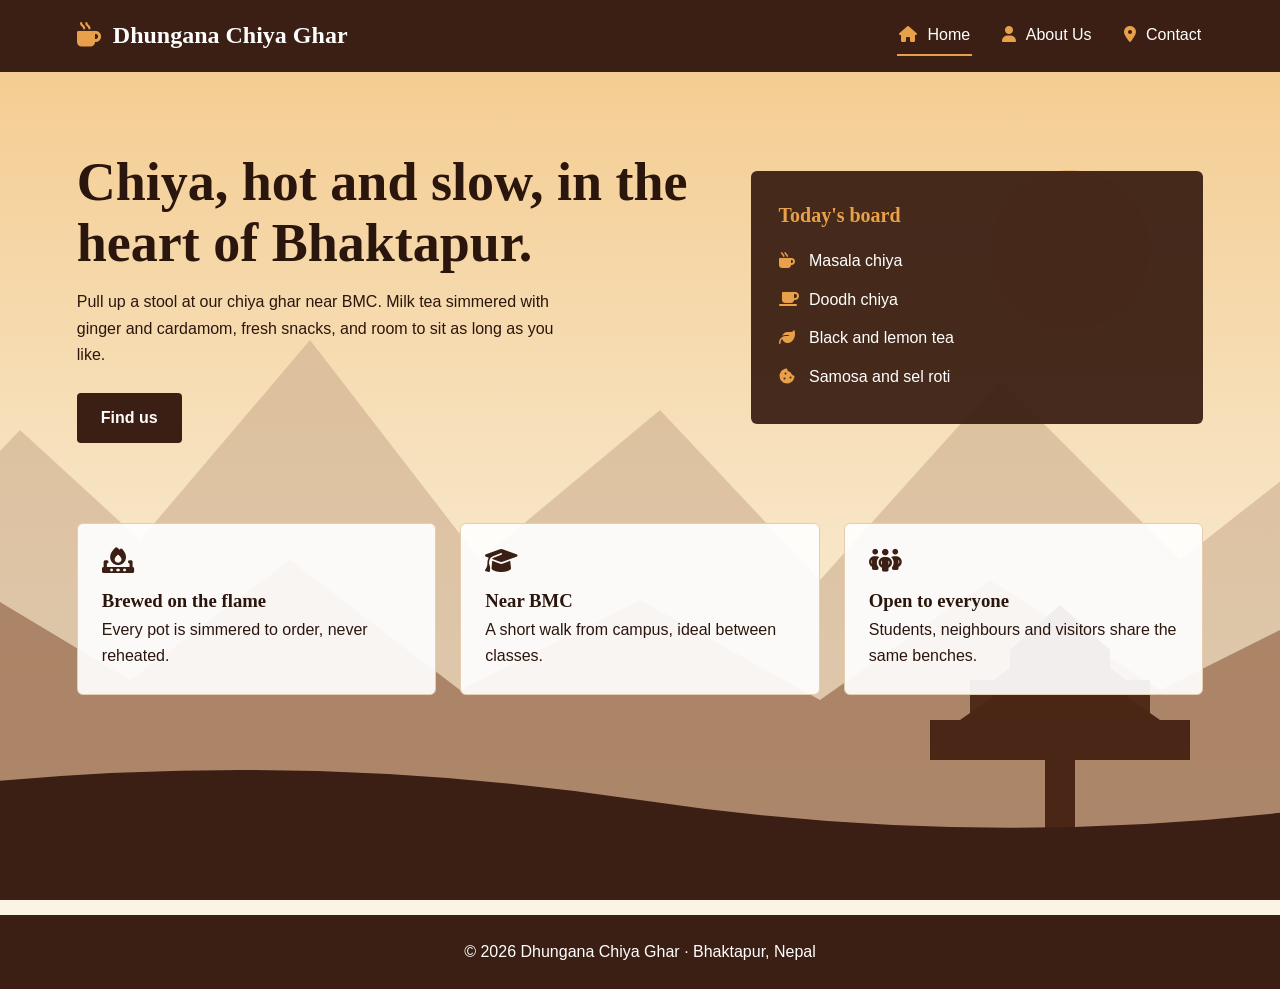
<file: index.html>
<!doctype html>
<html lang="en">
  <head>
    <meta charset="UTF-8" />
    <meta name="viewport" content="width=device-width, initial-scale=1.0" />
    <meta
      name="description"
      content="Dhungana Chiya Ghar, a tea house in Bhaktapur, Nepal."
    />
    <title>Home | Dhungana Chiya Ghar</title>
    <link
      rel="stylesheet"
      href="https://cdnjs.cloudflare.com/ajax/libs/font-awesome/6.5.1/css/all.min.css"
    />
    <link rel="stylesheet" href="css/style.css" />
  </head>
  <body>
    <header class="site-header">
      <a class="brand" href="index.html"
        ><i class="fa-solid fa-mug-hot"></i> Dhungana Chiya Ghar</a
      >
      <button
        class="menu-toggle"
        id="menuToggle"
        aria-label="Open navigation"
        aria-expanded="false"
      >
        <i class="fa-solid fa-bars"></i>
      </button>
      <nav class="main-nav" id="mainNav">
        <a href="index.html"><i class="fa-solid fa-house"></i> Home</a>
        <a href="about.html"><i class="fa-solid fa-user"></i> About Us</a>
        <a href="contact.html"
          ><i class="fa-solid fa-location-dot"></i> Contact</a
        >
      </nav>
    </header>
    <main>
      <section class="hero">
        <div class="hero-text">
          <h1>Chiya, hot and slow, in the heart of Bhaktapur.</h1>
          <p>
            Pull up a stool at our chiya ghar near BMC. Milk tea simmered with
            ginger and cardamom, fresh snacks, and room to sit as long as you
            like.
          </p>
          <a class="button" href="contact.html">Find us</a>
        </div>
        <div class="hero-card">
          <h2>Today's board</h2>
          <ul>
            <li><i class="fa-solid fa-mug-hot"></i> Masala chiya</li>
            <li><i class="fa-solid fa-mug-saucer"></i> Doodh chiya</li>
            <li><i class="fa-solid fa-leaf"></i> Black and lemon tea</li>
            <li><i class="fa-solid fa-cookie-bite"></i> Samosa and sel roti</li>
          </ul>
        </div>
      </section>
      <section class="grid">
        <article class="card">
          <i class="fa-solid fa-fire-burner"></i>
          <h3>Brewed on the flame</h3>
          <p>Every pot is simmered to order, never reheated.</p>
        </article>
        <article class="card">
          <i class="fa-solid fa-graduation-cap"></i>
          <h3>Near BMC</h3>
          <p>A short walk from campus, ideal between classes.</p>
        </article>
        <article class="card">
          <i class="fa-solid fa-people-group"></i>
          <h3>Open to everyone</h3>
          <p>Students, neighbours and visitors share the same benches.</p>
        </article>
      </section>
    </main>
    <footer class="site-footer">
      <p>
        &copy; <span id="currentYear">2026</span> Dhungana Chiya Ghar &middot;
        Bhaktapur, Nepal
      </p>
    </footer>
    <script src="js/script.js"></script>
  </body>
</html>
</file>
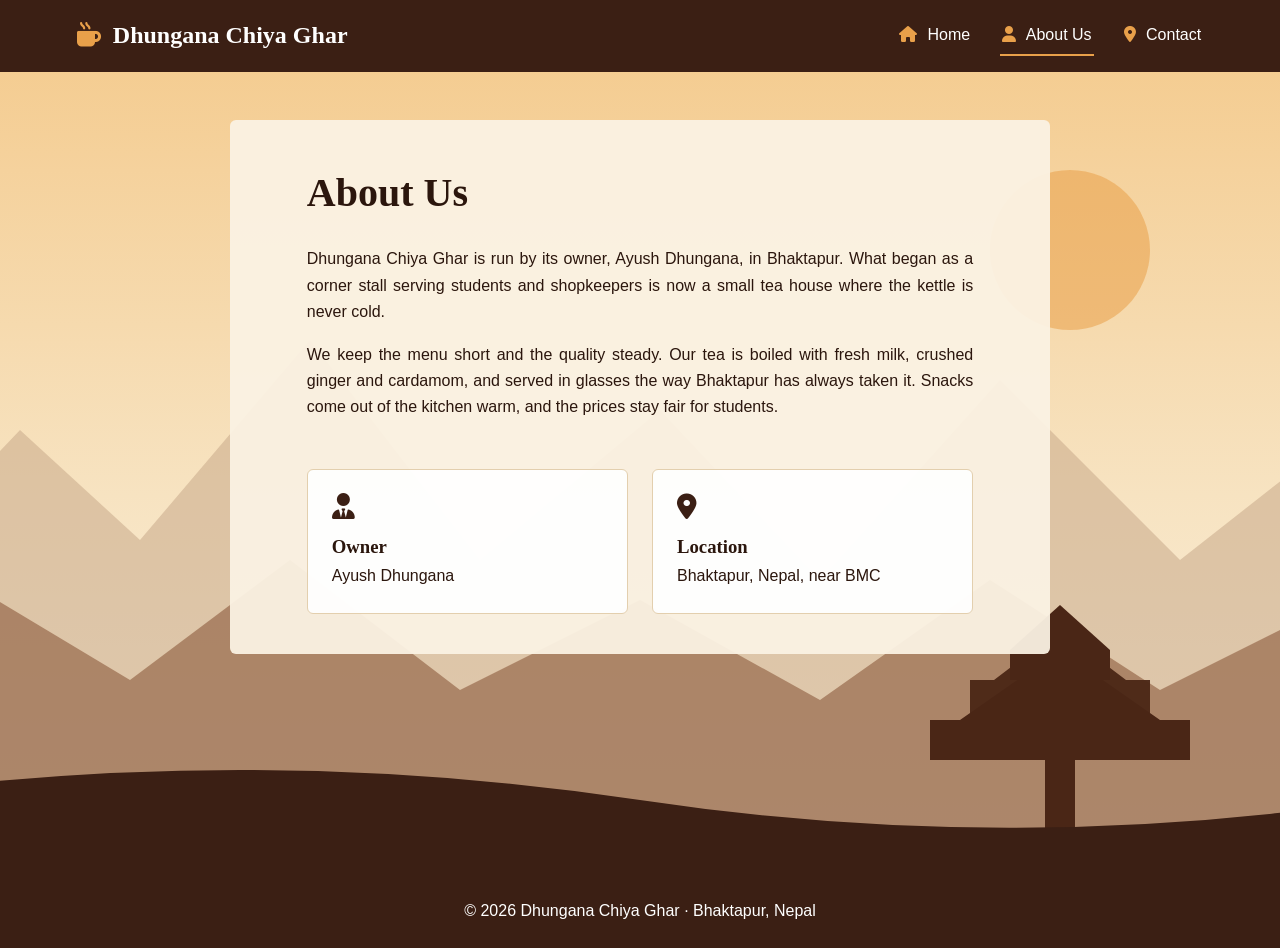
<file: about.html>
<!doctype html>
<html lang="en">
  <head>
    <meta charset="UTF-8" />
    <meta name="viewport" content="width=device-width, initial-scale=1.0" />
    <meta
      name="description"
      content="Dhungana Chiya Ghar, a tea house in Bhaktapur, Nepal."
    />
    <title>About Us | Dhungana Chiya Ghar</title>
    <link
      rel="stylesheet"
      href="https://cdnjs.cloudflare.com/ajax/libs/font-awesome/6.5.1/css/all.min.css"
    />
    <link rel="stylesheet" href="css/style.css" />
  </head>
  <body>
    <header class="site-header">
      <a class="brand" href="index.html"
        ><i class="fa-solid fa-mug-hot"></i> Dhungana Chiya Ghar</a
      >
      <button
        class="menu-toggle"
        id="menuToggle"
        aria-label="Open navigation"
        aria-expanded="false"
      >
        <i class="fa-solid fa-bars"></i>
      </button>
      <nav class="main-nav" id="mainNav">
        <a href="index.html"><i class="fa-solid fa-house"></i> Home</a>
        <a href="about.html"><i class="fa-solid fa-user"></i> About Us</a>
        <a href="contact.html"
          ><i class="fa-solid fa-location-dot"></i> Contact</a
        >
      </nav>
    </header>
    <main>
      <section class="page panel">
        <h1>About Us</h1>
        <p class="justify">
          Dhungana Chiya Ghar is run by its owner, Ayush Dhungana, in Bhaktapur.
          What began as a corner stall serving students and shopkeepers is now a
          small tea house where the kettle is never cold.
        </p>
        <p class="justify">
          We keep the menu short and the quality steady. Our tea is boiled with
          fresh milk, crushed ginger and cardamom, and served in glasses the way
          Bhaktapur has always taken it. Snacks come out of the kitchen warm,
          and the prices stay fair for students.
        </p>
        <div class="grid">
          <article class="card">
            <i class="fa-solid fa-user-tie"></i>
            <h3>Owner</h3>
            <p>Ayush Dhungana</p>
          </article>
          <article class="card">
            <i class="fa-solid fa-location-dot"></i>
            <h3>Location</h3>
            <p>Bhaktapur, Nepal, near BMC</p>
          </article>
        </div>
      </section>
    </main>
    <footer class="site-footer">
      <p>
        &copy; <span id="currentYear">2026</span> Dhungana Chiya Ghar &middot;
        Bhaktapur, Nepal
      </p>
    </footer>
    <script src="js/script.js"></script>
  </body>
</html>
</file>
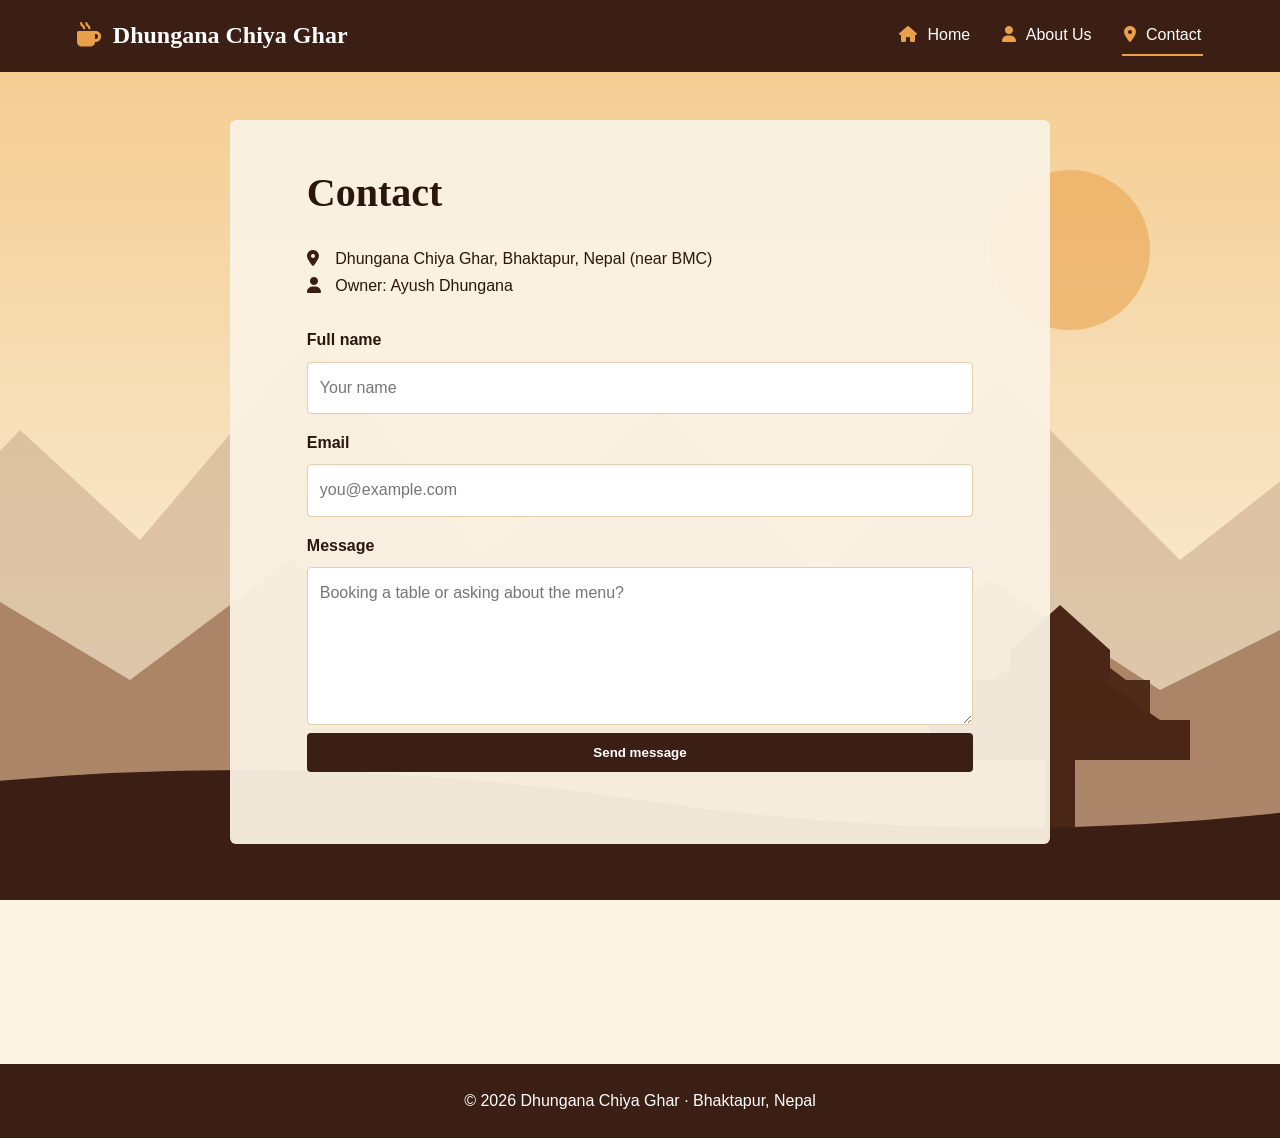
<file: contact.html>
<!doctype html>
<html lang="en">
  <head>
    <meta charset="UTF-8" />
    <meta name="viewport" content="width=device-width, initial-scale=1.0" />
    <meta
      name="description"
      content="Dhungana Chiya Ghar, a tea house in Bhaktapur, Nepal."
    />
    <title>Contact | Dhungana Chiya Ghar</title>
    <link
      rel="stylesheet"
      href="https://cdnjs.cloudflare.com/ajax/libs/font-awesome/6.5.1/css/all.min.css"
    />
    <link rel="stylesheet" href="css/style.css" />
  </head>
  <body>
    <header class="site-header">
      <a class="brand" href="index.html"
        ><i class="fa-solid fa-mug-hot"></i> Dhungana Chiya Ghar</a
      >
      <button
        class="menu-toggle"
        id="menuToggle"
        aria-label="Open navigation"
        aria-expanded="false"
      >
        <i class="fa-solid fa-bars"></i>
      </button>
      <nav class="main-nav" id="mainNav">
        <a href="index.html"><i class="fa-solid fa-house"></i> Home</a>
        <a href="about.html"><i class="fa-solid fa-user"></i> About Us</a>
        <a href="contact.html"
          ><i class="fa-solid fa-location-dot"></i> Contact</a
        >
      </nav>
    </header>
    <main>
      <section class="page panel">
        <h1>Contact</h1>
        <p>
          <i class="fa-solid fa-location-dot"></i> Dhungana Chiya Ghar,
          Bhaktapur, Nepal (near BMC)
        </p>
        <p><i class="fa-solid fa-user"></i> Owner: Ayush Dhungana</p>
        <form id="contactForm" novalidate>
          <label for="name">Full name</label
          ><input id="name" type="text" placeholder="Your name" />
          <label for="email">Email</label
          ><input id="email" type="email" placeholder="you@example.com" />
          <label for="message">Message</label
          ><textarea
            id="message"
            rows="5"
            placeholder="Booking a table or asking about the menu?"
          ></textarea>
          <button class="button" type="submit">Send message</button>
          <p id="formStatus" role="status"></p>
        </form>
      </section>
    </main>
    <footer class="site-footer">
      <p>
        &copy; <span id="currentYear">2026</span> Dhungana Chiya Ghar &middot;
        Bhaktapur, Nepal
      </p>
    </footer>
    <script src="js/script.js"></script>
  </body>
</html>
</file>
<file: css/style.css>
:root {
  --ink: #2b160d;
  --brown: #3b1f14;
  --amber: #e9a04a;
  --paper: #fbf3e4;
  --line: #e3cfae;
}
* {
  margin: 0;
  padding: 0;
  box-sizing: border-box;
}
html {
  scroll-behavior: smooth;
}
body {
  font-family: "Trebuchet MS", Arial, sans-serif;
  color: var(--ink);
  line-height: 1.65;
  min-height: 100vh;
  background: var(--paper) url("../images/background.svg") center bottom/cover
    no-repeat fixed;
}
h1,
h2,
h3,
.brand {
  font-family: Georgia, serif;
}
a {
  color: inherit;
  text-decoration: none;
}
.site-header {
  display: flex;
  align-items: center;
  justify-content: space-between;
  flex-wrap: wrap;
  padding: 16px 6%;
  background: var(--brown);
  color: #fff;
}
.brand {
  font-size: 24px;
  font-weight: bold;
}
.brand i {
  color: var(--amber);
  margin-right: 6px;
}
.main-nav {
  display: flex;
  gap: 28px;
}
.main-nav a {
  padding: 6px 2px;
  border-bottom: 2px solid transparent;
  transition: border-color 0.25s;
}
.main-nav a i {
  margin-right: 6px;
  color: var(--amber);
}
.main-nav a:hover,
.main-nav a.active {
  border-color: var(--amber);
}
.menu-toggle {
  display: none;
  background: none;
  border: 0;
  color: #fff;
  font-size: 22px;
  cursor: pointer;
}
a:focus-visible,
button:focus-visible,
input:focus-visible,
textarea:focus-visible {
  outline: 3px solid var(--amber);
  outline-offset: 2px;
}
.hero {
  display: grid;
  grid-template-columns: 1.4fr 1fr;
  gap: 40px;
  align-items: center;
  padding: 80px 6%;
}
.hero h1 {
  font-size: clamp(32px, 5vw, 54px);
  line-height: 1.12;
  margin-bottom: 16px;
}
.hero p {
  max-width: 55ch;
  margin-bottom: 24px;
}
.hero-card {
  background: rgba(59, 31, 20, 0.94);
  color: #fff;
  padding: 28px;
  border-radius: 6px;
}
.hero-card h2 {
  font-size: 20px;
  color: var(--amber);
  margin-bottom: 10px;
}
.hero-card ul {
  list-style: none;
}
.hero-card li {
  padding: 6px 0;
}
.hero-card i {
  width: 26px;
  color: var(--amber);
}
.button {
  display: inline-block;
  background: var(--brown);
  color: #fff;
  padding: 12px 24px;
  border: 0;
  font-weight: bold;
  cursor: pointer;
  border-radius: 4px;
}
.button:hover {
  background: #5a3220;
}
.grid {
  display: grid;
  grid-template-columns: repeat(auto-fit, minmax(240px, 1fr));
  gap: 24px;
  padding: 0 6% 220px;
}
.card {
  background: rgba(255, 255, 255, 0.92);
  border: 1px solid var(--line);
  padding: 24px;
  border-radius: 6px;
}
.card i {
  font-size: 26px;
  color: var(--brown);
  margin-bottom: 12px;
}
.page {
  max-width: 820px;
  margin: 48px auto 220px;
}
.panel {
  background: rgba(251, 243, 228, 0.94);
  padding: 40px 6%;
  border-radius: 6px;
}
.page .grid {
  padding: 32px 0 0;
}
.page h1 {
  font-size: 40px;
  margin-bottom: 20px;
}
.page p i {
  width: 24px;
  color: var(--brown);
}
.justify {
  text-align: justify;
  margin-bottom: 16px;
}
form {
  display: grid;
  gap: 8px;
  margin-top: 20px;
}
label {
  font-weight: bold;
  margin-top: 8px;
}
input,
textarea {
  padding: 12px;
  border: 1px solid var(--line);
  border-radius: 4px;
  font: inherit;
}
#formStatus {
  min-height: 1.5em;
}
#formStatus.error {
  color: #a3262a;
}
#formStatus.ok {
  color: #1d6b3a;
}
.site-footer {
  text-align: center;
  padding: 24px;
  background: var(--brown);
  color: #fff;
  position: relative;
}
@media (max-width: 800px) {
  .hero {
    grid-template-columns: 1fr;
    padding: 48px 6%;
  }
}
@media (max-width: 650px) {
  .menu-toggle {
    display: block;
  }
  .main-nav {
    display: none;
    width: 100%;
    flex-direction: column;
    gap: 14px;
    padding: 16px 0;
  }
  .main-nav.is-open {
    display: flex;
  }
}
@media (prefers-reduced-motion: reduce) {
  * {
    transition: none !important;
    scroll-behavior: auto !important;
  }
}
</file>
